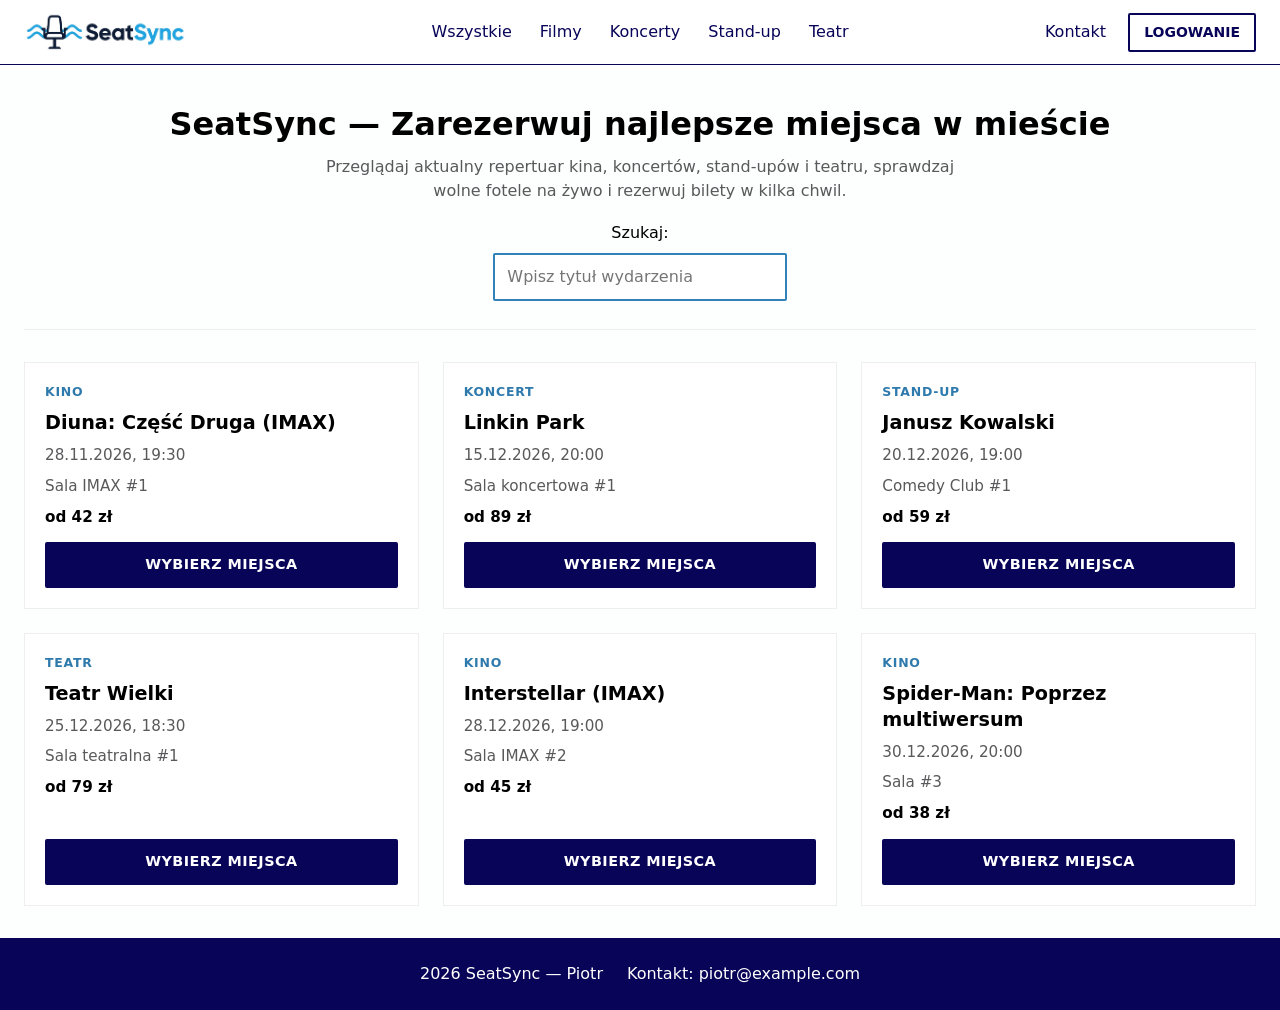
<file: static_site/index.html>
<!DOCTYPE html>
<html lang="pl">
<head>
    <meta charset="UTF-8">
    <meta name="viewport" content="width=device-width, initial-scale=1.0">
    <link rel="stylesheet" href="styles.css">
    <title>SeatSync — Repertuar</title>
</head>
<body>
<header class="header">
    <a class="logo" href="index.html"><img src="logo.jpg" alt="SeatSync" width="164" height="40"></a>
    <nav class="nav">
        <div class="filters">
            <button class="filter-button" type="button">Wszystkie</button>
            <button class="filter-button" type="button">Filmy</button>
            <button class="filter-button" type="button">Koncerty</button>
            <button class="filter-button" type="button">Stand-up</button>
            <button class="filter-button" type="button">Teatr</button>
        </div>
    </nav>
    <div class="actions">
        <a class="nav-link" href="#kontakt">Kontakt</a>
        <a class="nav-link" href="login.html">Logowanie</a>
    </div>
</header>
<main class="home">
    <section class="intro">
        <h1 class="title">SeatSync — Zarezerwuj najlepsze miejsca w mieście</h1>
        <p>Przeglądaj aktualny repertuar kina, koncertów, stand-upów i teatru, sprawdzaj wolne fotele na żywo i rezerwuj bilety w kilka chwil.</p>
        <div class="search">
            <label for="search">Szukaj:</label>
            <input class="input" type="search" id="search" name="search" placeholder="Wpisz tytuł wydarzenia">
        </div>
    </section>

    <section class="events">
        <div class="events-list" id="events-list">
            <article class="card active" id="filmy">
                <div class="card-top">
                    <span class="badge">Kino</span>
                </div>
                <h3>Diuna: Część Druga (IMAX)</h3>
                <p><time datetime="2026-11-28T19:30:00">28.11.2026, 19:30</time></p>
                <p>Sala IMAX #1</p>
                <p class="price">od 42 zł</p>
                <a class="card-link" href="booking.html">Wybierz miejsca</a>
            </article>

            <article class="card" id="koncerty">
                <div class="card-top">
                    <span class="badge">Koncert</span>
                </div>
                <h3>Linkin Park</h3>
                <p><time datetime="2026-12-15T20:00:00">15.12.2026, 20:00</time></p>
                <p>Sala koncertowa #1</p>
                <p class="price">od 89 zł</p>
                <a class="card-link" href="booking.html">Wybierz miejsca</a>
            </article>

            <article class="card" id="standupy">
                <div class="card-top">
                    <span class="badge">Stand-up</span>
                </div>
                <h3>Janusz Kowalski</h3>
                <p><time datetime="2026-12-20T19:00:00">20.12.2026, 19:00</time></p>
                <p>Comedy Club #1</p>
                <p class="price">od 59 zł</p>
                <a class="card-link" href="booking.html">Wybierz miejsca</a>
            </article>

            <article class="card" id="teatr">
                <div class="card-top">
                    <span class="badge">Teatr</span>
                </div>
                <h3>Teatr Wielki</h3>
                <p><time datetime="2026-12-25T18:30:00">25.12.2026, 18:30</time></p>
                <p>Sala teatralna #1</p>
                <p class="price">od 79 zł</p>
                <a class="card-link" href="booking.html">Wybierz miejsca</a>
            </article>

            <article class="card">
                <div class="card-top">
                    <span class="badge">Kino</span>
                </div>
                <h3>Interstellar (IMAX)</h3>
                <p><time datetime="2026-12-28T19:00:00">28.12.2026, 19:00</time></p>
                <p>Sala IMAX #2</p>
                <p class="price">od 45 zł</p>
                <a class="card-link" href="booking.html">Wybierz miejsca</a>
            </article>

            <article class="card">
                <div class="card-top">
                    <span class="badge">Kino</span>
                </div>
                <h3>Spider-Man: Poprzez multiwersum</h3>
                <p><time datetime="2026-12-30T20:00:00">30.12.2026, 20:00</time></p>
                <p>Sala #3</p>
                <p class="price">od 38 zł</p>
                <a class="card-link" href="booking.html">Wybierz miejsca</a>
            </article>
        </div>
    </section>
</main>
<footer class="footer" id="kontakt">
    <p>2026 SeatSync — Piotr</p>
    <p>Kontakt: piotr@example.com</p>
</footer>
</body>
</html>
</file>
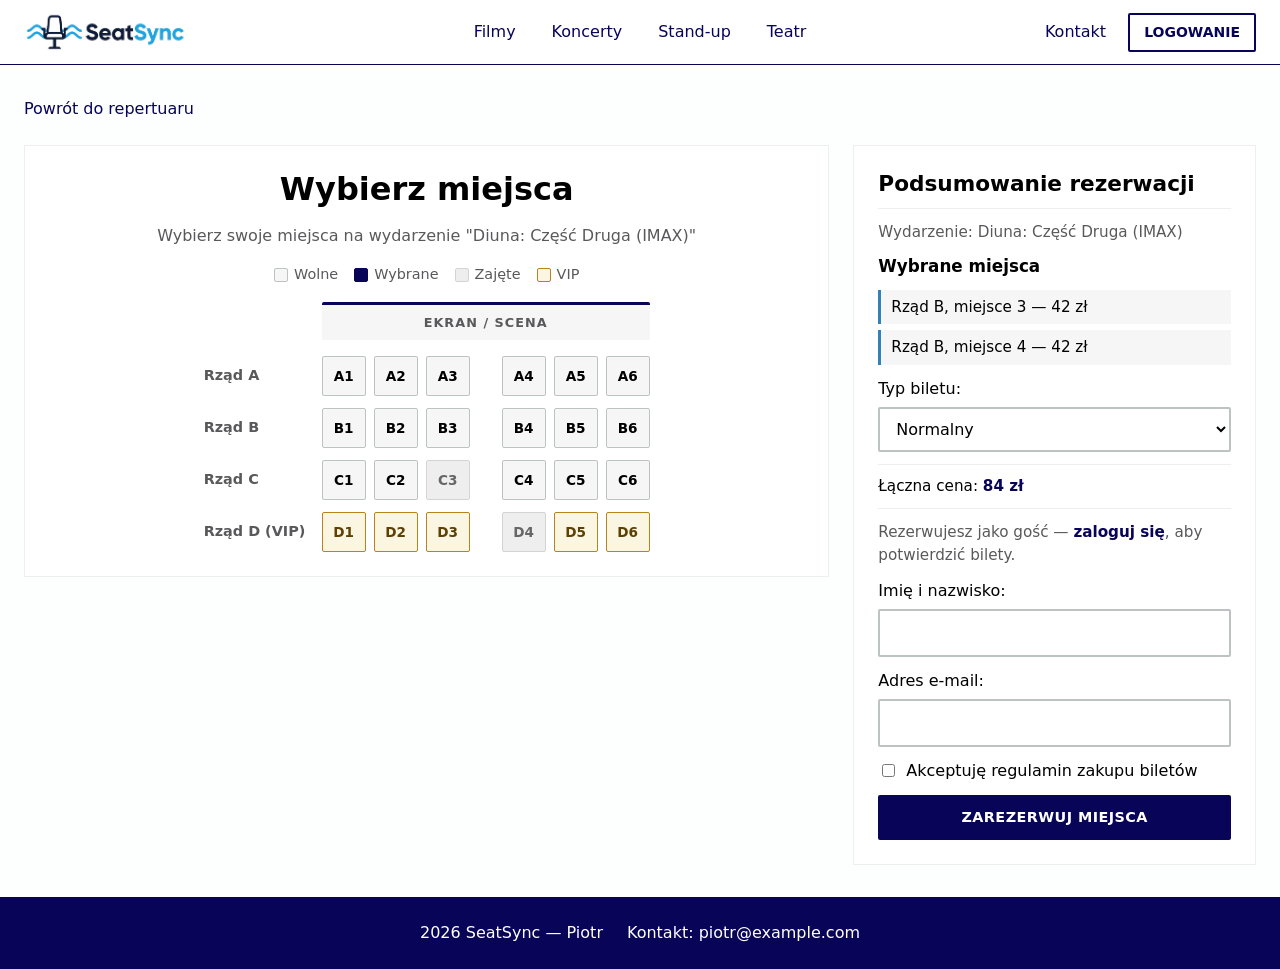
<file: static_site/booking.html>
<!DOCTYPE html>
<html lang="pl">
<head>
    <meta charset="UTF-8">
    <meta name="viewport" content="width=device-width, initial-scale=1.0">
    <link rel="stylesheet" href="styles.css">
    <title>SeatSync — Wybór miejsc</title>
</head>
<body>
<header class="header">
    <a class="logo" href="index.html"><img src="logo.jpg" alt="SeatSync" width="164" height="40"></a>
    <nav class="nav">
        <ul class="nav-list">
            <li><a class="nav-link" href="index.html#filmy">Filmy</a></li>
            <li><a class="nav-link" href="index.html#koncerty">Koncerty</a></li>
            <li><a class="nav-link" href="index.html#standupy">Stand-up</a></li>
            <li><a class="nav-link" href="index.html#teatr">Teatr</a></li>
        </ul>
    </nav>
    <div class="actions">
        <a class="nav-link" href="#kontakt">Kontakt</a>
        <a class="nav-link" href="login.html">Logowanie</a>
    </div>
</header>
<main class="booking">
    <a class="back-link" href="index.html">Powrót do repertuaru</a>
    <section class="hall">
        <h1 class="title">Wybierz miejsca</h1>
        <p class="subtitle">Wybierz swoje miejsca na wydarzenie "Diuna: Część Druga (IMAX)"</p>
        <ul class="legend">
            <li class="free">Wolne</li>
            <li class="selected">Wybrane</li>
            <li class="occupied">Zajęte</li>
            <li class="vip">VIP</li>
        </ul>
        <div class="screen">Ekran / Scena</div>
        <div class="seats">
            <div class="row">
                <span class="row-label">Rząd A</span>
                <button class="seat available" type="button">A1</button>
                <button class="seat available" type="button">A2</button>
                <button class="seat available" type="button">A3</button>
                <button class="seat available" type="button">A4</button>
                <button class="seat available" type="button">A5</button>
                <button class="seat available" type="button">A6</button>
            </div>
            <div class="row">
                <span class="row-label">Rząd B</span>
                <button class="seat available" type="button">B1</button>
                <button class="seat available" type="button">B2</button>
                <button class="seat available" type="button">B3</button>
                <button class="seat available" type="button">B4</button>
                <button class="seat available" type="button">B5</button>
                <button class="seat available" type="button">B6</button>
            </div>
            <div class="row">
                <span class="row-label">Rząd C</span>
                <button class="seat available" type="button">C1</button>
                <button class="seat available" type="button">C2</button>
                <button class="seat occupied" type="button" disabled>C3</button>
                <button class="seat available" type="button">C4</button>
                <button class="seat available" type="button">C5</button>
                <button class="seat available" type="button">C6</button>
            </div>
            <div class="row">
                <span class="row-label">Rząd D (VIP)</span>
                <button class="seat vip available" type="button">D1</button>
                <button class="seat vip available" type="button">D2</button>
                <button class="seat vip available" type="button">D3</button>
                <button class="seat vip occupied" type="button" disabled>D4</button>
                <button class="seat vip available" type="button">D5</button>
                <button class="seat vip available" type="button">D6</button>
            </div>
        </div>
    </section>

    <aside class="summary">
        <h2>Podsumowanie rezerwacji</h2>
        <p>Wydarzenie: Diuna: Część Druga (IMAX)</p>
        <h3>Wybrane miejsca</h3>
        <ul class="seat-list">
            <li>Rząd B, miejsce 3 — 42 zł</li>
            <li>Rząd B, miejsce 4 — 42 zł</li>
        </ul>
        <div class="field">
            <label for="ticket-type">Typ biletu:</label>
            <select class="input" id="ticket-type" name="ticketType">
                <option value="normal">Normalny</option>
                <option value="student">Ulgowy (-30%)</option>
            </select>
        </div>
        <p class="total">Łączna cena: <strong>84 zł</strong></p>
        <p>Rezerwujesz jako gość — <a class="link" href="login.html">zaloguj się</a>, aby potwierdzić bilety.</p>
        <form class="form">
            <div class="field">
                <label for="name">Imię i nazwisko:</label>
                <input class="input" type="text" id="name" name="name" required>
            </div>
            <div class="field">
                <label for="email">Adres e-mail:</label>
                <input class="input" type="email" id="email" name="email" required>
            </div>
            <div class="check">
                <input type="checkbox" id="terms" name="terms" required>
                <label for="terms">Akceptuję regulamin zakupu biletów</label>
            </div>
            <button class="button" type="submit">Zarezerwuj miejsca</button>
        </form>
    </aside>
</main>
<footer class="footer" id="kontakt">
    <p>2026 SeatSync — Piotr</p>
    <p>Kontakt: piotr@example.com</p>
</footer>
</body>
</html>
</file>
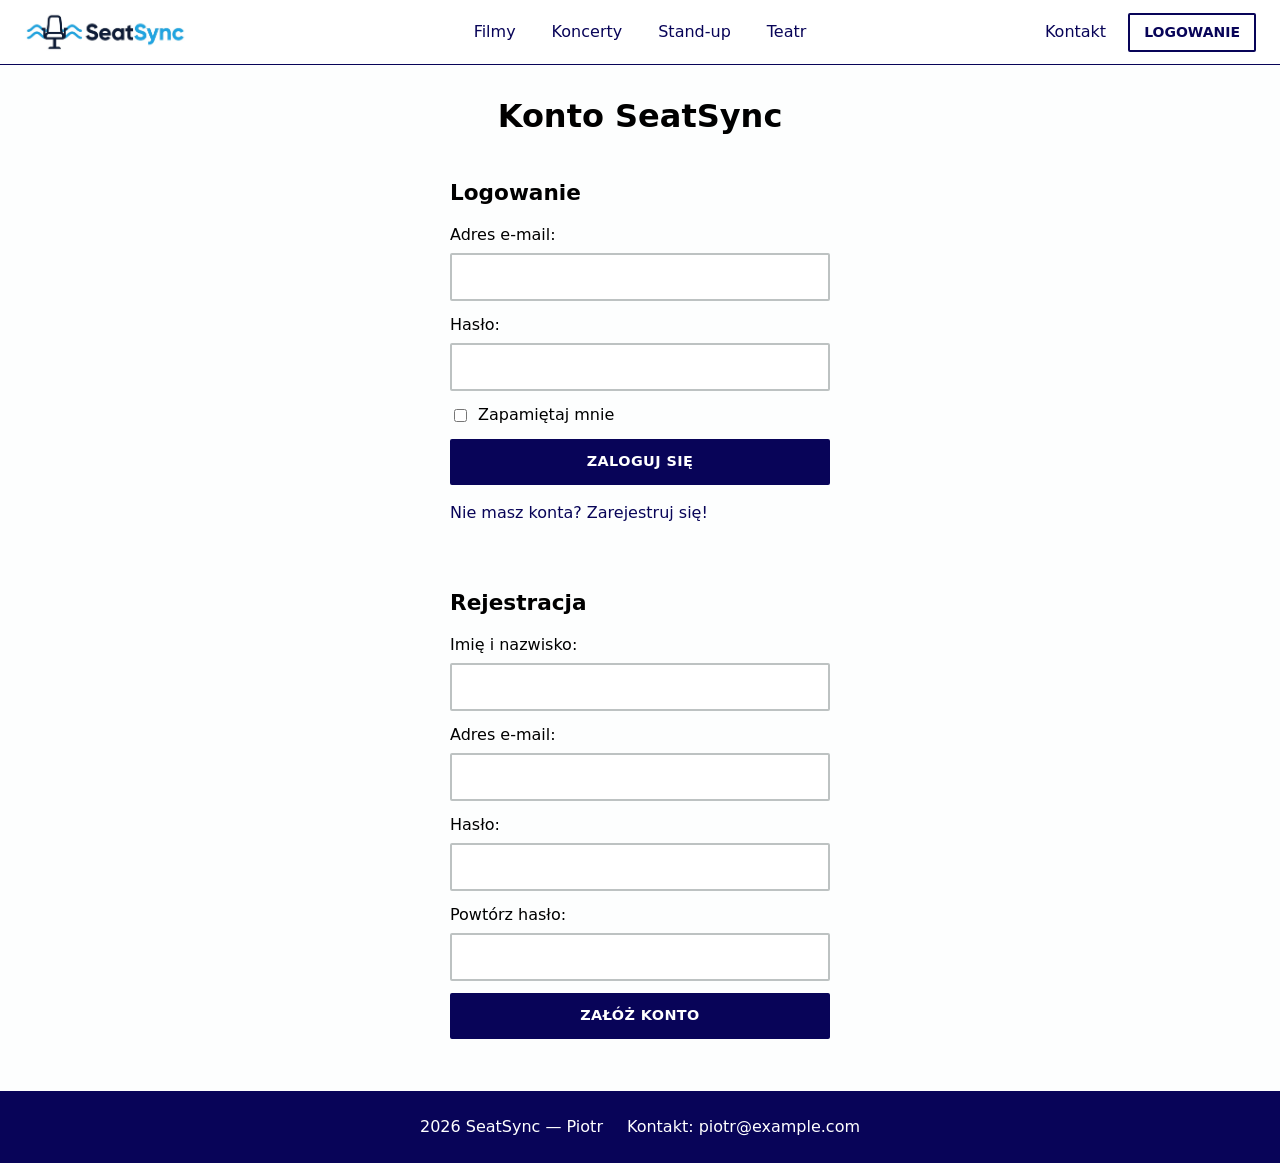
<file: static_site/login.html>
<!DOCTYPE html>
<html lang="pl">
<head>
    <meta charset="UTF-8">
    <meta name="viewport" content="width=device-width, initial-scale=1.0">
    <link rel="stylesheet" href="styles.css">
    <title>SeatSync — Logowanie</title>
</head>
<body>
<header class="header">
    <a class="logo" href="index.html"><img src="logo.jpg" alt="SeatSync" width="164" height="40"></a>
    <nav class="nav">
        <ul class="nav-list">
            <li><a class="nav-link" href="index.html#filmy">Filmy</a></li>
            <li><a class="nav-link" href="index.html#koncerty">Koncerty</a></li>
            <li><a class="nav-link" href="index.html#standupy">Stand-up</a></li>
            <li><a class="nav-link" href="index.html#teatr">Teatr</a></li>
        </ul>
    </nav>
    <div class="actions">
        <a class="nav-link" href="#kontakt">Kontakt</a>
        <a class="nav-link" href="login.html">Logowanie</a>
    </div>
</header>

<main class="account">
    <h1 class="title">Konto SeatSync</h1>
    <section class="panel">
        <h2>Logowanie</h2>
        <form class="form">
            <div class="field">
                <label for="email">Adres e-mail:</label>
                <input class="input" type="email" id="email" name="email" required>
            </div>
            <div class="field">
                <label for="password">Hasło:</label>
                <input class="input" type="password" id="password" name="password" required>
            </div>
            <div class="check">
                <input type="checkbox" id="remember" name="remember">
                <label for="remember">Zapamiętaj mnie</label>
            </div>
            <button class="button" type="submit">Zaloguj się</button>
        </form>
        <p><a class="link" href="#register">Nie masz konta? Zarejestruj się!</a></p>
    </section>

    <section class="panel" id="register">
        <h2>Rejestracja</h2>
        <form class="form">
            <div class="field">
                <label for="signup-name">Imię i nazwisko:</label>
                <input class="input" type="text" id="signup-name" name="name" required>
            </div>
            <div class="field">
                <label for="signup-email">Adres e-mail:</label>
                <input class="input" type="email" id="signup-email" name="email" required>
            </div>
            <div class="field">
                <label for="new-password">Hasło:</label>
                <input class="input" type="password" id="new-password" name="password" required>
            </div>
            <div class="field">
                <label for="confirm">Powtórz hasło:</label>
                <input class="input" type="password" id="confirm" name="confirm" required>
            </div>
            <button class="button" type="submit">Załóż konto</button>
        </form>
    </section>
</main>

<footer class="footer" id="kontakt">
    <p>2026 SeatSync — Piotr</p>
    <p>Kontakt: piotr@example.com</p>
</footer>
</body>
</html>
</file>
<file: static_site/styles.css>
:root{
    --bg-color: #fdfefe;
    --surface-color: #ffffff;
    --border-color: #eeeeee;
    --text-color: #000000;
    --muted-color: #59595b;
    --brand-color: #080458;
    --brand-hover: #17118d;
    --accent-color: #2f7aac;
    --accent-border: #3282b8;
    --seat-free: #f6f6f6;
    --seat-selected: #080458;
    --seat-occupied: #eeeeee;
    --seat-vip: #fbf6e2;
    --vip-border: #b5851a;
    --vip-text: #5c4004;
}

*, *::before, *::after{
    box-sizing: border-box;
}

html{
    scroll-behavior: smooth;
}

body{
    margin: 0;
    padding: 0;
    min-height: 100vh;
    background-color: var(--bg-color);
    color: var(--text-color);
    font-family: system-ui, "Segoe UI", sans-serif;
    font-size: 16px;
    line-height: 1.5;
    display: flex;
    flex-direction: column;
    gap: 32px;
}

h1, h2, h3, p{
    margin: 0;
}

main{
    flex: 1;
    width: 100%;
    max-width: 1280px;
    margin: 0 auto;
    padding: 0 24px;
    align-content: start;
}

.header{
    display: grid;
    grid-template-columns: 1fr 2fr 1fr;
    align-items: center;
    gap: 16px;
    padding: 12px 24px;
    background-color: var(--surface-color);
    border-bottom: 1px solid var(--brand-color);
}

.logo{
    display: flex;
    justify-content: flex-start;
    align-items: center;
}

.logo img{
    display: block;
}

.nav{
    display: flex;
    justify-content: center;
    align-items: center;
}

.nav-list{
    display: flex;
    flex-wrap: wrap;
    justify-content: center;
    align-items: center;
    gap: 16px;
    list-style: none;
    margin: 0;
    padding: 0;
}

.nav-link{
    display: flex;
    align-items: center;
    padding: 6px 10px;
    color: var(--brand-color);
    text-decoration: none;
    font-weight: 500;
    transition: color 200ms ease;
}

.nav-link:hover{
    color: var(--accent-color);
}

.actions{
    display: flex;
    flex-wrap: wrap;
    justify-content: flex-end;
    align-items: center;
    gap: 12px;
}

.actions .nav-link:last-child{
    padding: 7px 14px;
    border: 2px solid var(--brand-color);
    border-radius: 2px;
    color: var(--brand-color);
    font-size: 0.875rem;
    font-weight: 700;
    text-transform: uppercase;
    transition: background-color 200ms ease;
}

.actions .nav-link:last-child:hover{
    background-color: #f1f1f1;
    color: var(--brand-color);
}


.footer{
    display: flex;
    justify-content: center;
    align-items: center;
    flex-wrap: wrap;
    gap: 24px;
    padding: 24px;
    background-color: var(--brand-color);
    color: var(--surface-color);
}

.footer:target{
    border-top: 3px solid var(--accent-border);
}


.title{
    font-size: 2rem;
    line-height: 1.2;
    text-align: center;
}

.form{
    display: flex;
    flex-direction: column;
    gap: 12px;
}

.field{
    display: flex;
    flex-direction: column;
    gap: 6px;
}

.input{
    width: 100%;
    padding: 10px 12px;
    font: inherit;
    color: var(--text-color);
    background-color: var(--surface-color);
    border: 2px solid #bdc2c2;
    border-radius: 2px;
    transition: border-color 150ms ease;
}

.input:focus, .input:focus-visible{
    outline: none;
    border-color: var(--brand-color);
}

.check{
    display: flex;
    align-items: center;
    gap: 8px;
}

.check input,
.check label{
    cursor: pointer;
}

.check input{
    accent-color: var(--brand-color);
}

.button{
    width: 100%;
    padding: 10px 16px;
    background-color: var(--brand-color);
    border: 2px solid var(--brand-color);
    border-radius: 2px;
    color: var(--surface-color);
    font: inherit;
    font-size: 0.9rem;
    font-weight: 700;
    text-transform: uppercase;
    letter-spacing: 0.03em;
    cursor: pointer;
    transition: background-color 250ms ease, border-color 250ms ease;
}

.button:hover{
    background-color: var(--brand-hover);
    border-color: var(--brand-hover);
}

.button:focus-visible{
    outline: 2px solid var(--accent-border);
    outline-offset: 2px;
}

.link{
    color: var(--brand-color);
    text-decoration: none;
    font-weight: 500;
    transition: color 200ms ease;
}

.link:hover{
    color: var(--accent-color);
}


.home{
    display: flex;
    flex-direction: column;
    gap: 32px;
}

.intro{
    display: flex;
    flex-direction: column;
    align-items: center;
    gap: 12px;
    padding: 8px 0 28px;
    border-bottom: 1px solid var(--border-color);
}

.intro p{
    max-width: 65ch;
    text-align: center;
    color: var(--muted-color);
}

.filters{
    display: flex;
    flex-wrap: wrap;
    justify-content: center;
    align-items: center;
    gap: 8px;
}

.filter-button{
    padding: 6px 10px;
    font: inherit;
    font-weight: 500;
    color: var(--brand-color);
    background-color: transparent;
    border: none;
    cursor: pointer;
    transition: color 200ms ease;
}

.filter-button:hover{
    color: var(--accent-color);
}

.filter-button:focus-visible{
    outline: 2px solid var(--accent-border);
    outline-offset: 2px;
}

.search{
    display: flex;
    flex-wrap: wrap;
    justify-content: center;
    align-items: center;
    gap: 8px;
    margin-top: 6px;
}

.search label{
    font-weight: 500;
    color: var(--text-color);
}

.search .input{
    width: min(320px, 100%);
    border: 2px solid var(--accent-border);
    border-radius: 2px;
}


.events{
    display: flex;
    flex-direction: column;
    gap: 16px;
}

.events-list{
    display: grid;
    grid-template-columns: repeat(3, 1fr);
    gap: 24px;
}

.card{
    display: flex;
    flex-direction: column;
    align-items: flex-start;
    gap: 8px;
    padding: 20px;
    background-color: var(--surface-color);
    border: 1px solid var(--border-color);
}

.card:hover{

}

.card.active{

}

.card-top{
    display: flex;
    justify-content: flex-start;
    align-items: center;
    gap: 8px;
}

.badge{
    color: var(--accent-color);
    font-size: 0.78rem;
    font-weight: 700;
    text-transform: uppercase;
    letter-spacing: 0.06em;
}

.card h3{
    font-size: 1.2rem;
    line-height: 1.35;
    text-align: left;
    color: var(--text-color);
}

.card p{
    color: var(--muted-color);
    font-size: 0.95rem;
}

.card .price{
    margin-bottom: 6px;
    font-weight: 700;
    color: var(--text-color);
}

.card-link{
    align-self: stretch;
    margin-top: auto;
    padding: 10px 14px;
    background-color: var(--brand-color);
    border: 2px solid var(--brand-color);
    border-radius: 2px;
    color: var(--surface-color);
    text-align: center;
    text-decoration: none;
    font-size: 0.9rem;
    font-weight: 700;
    text-transform: uppercase;
    letter-spacing: 0.03em;
    transition: background-color 250ms ease, border-color 250ms ease;
}

.card-link:hover{
    background-color: var(--brand-hover);
    border-color: var(--brand-hover);
    text-decoration: none;
}

.card-link:focus-visible{
    outline: 2px solid var(--accent-border);
    outline-offset: 2px;
}

.booking{
    display: grid;
    grid-template-columns: 2fr 1fr;
    align-items: flex-start;
    gap: 24px;
}

.back-link{
    grid-column: 1 / 3;
    justify-self: start;
    color: var(--brand-color);
    text-decoration: none;
    font-weight: 500;
    transition: color 200ms ease;
}

.back-link:hover{
    color: var(--accent-color);
}

.hall{
    display: flex;
    flex-direction: column;
    align-items: center;
    gap: 16px;
    padding: 24px;
    background-color: var(--surface-color);
    border: 1px solid var(--border-color);
}

.subtitle{
    text-align: center;
    color: var(--muted-color);
}

.legend{
    display: flex;
    flex-wrap: wrap;
    justify-content: center;
    align-items: center;
    gap: 16px;
    list-style: none;
    margin: 0;
    padding: 0;
}

.legend li{
    display: flex;
    align-items: center;
    gap: 6px;
    color: var(--muted-color);
    font-size: 0.9rem;
}

.legend li::before{
    content: "";
    display: inline-block;
    width: 14px;
    height: 14px;
    border-radius: 2px;
    border: 1px solid transparent;
}

.legend .free::before{
    background-color: var(--seat-free);
    border-color: #bdc2c2;
}

.legend .selected::before{
    background-color: var(--seat-selected);
    border-color: var(--seat-selected);
}

.legend .occupied::before{
    background-color: var(--seat-occupied);
    border-color: #d4d4d4;
}

.legend .vip::before{
    background-color: var(--seat-vip);
    border-color: var(--vip-border);
}


.screen{
    display: flex;
    justify-content: center;
    align-items: center;
    width: 328px;
    margin-left: 118px;
    padding: 8px 16px;
    background-color: #f6f6f6;
    border-top: 3px solid var(--brand-color);
    border-radius: 2px;
    color: var(--muted-color);
    font-size: 0.8rem;
    font-weight: 700;
    text-transform: uppercase;
    letter-spacing: 0.08em;
}

.seats{
    display: flex;
    flex-direction: column;
    align-items: center;
    gap: 12px;
}

.row{
    display: grid;
    grid-template-columns: 110px repeat(6, auto);
    align-items: center;
    gap: 8px;
}

.row .seat:nth-of-type(3){
    margin-right: 24px;
}

.row-label{
    color: var(--muted-color);
    font-size: 0.9rem;
    font-weight: 600;
}

.seat{
    display: flex;
    justify-content: center;
    align-items: center;
    width: 44px;
    height: 40px;
    background-color: var(--seat-free);
    border: 1px solid #bdc2c2;
    border-radius: 2px;
    color: var(--text-color);
    font: inherit;
    font-size: 0.85rem;
    font-weight: 600;
    transition: transform 150ms ease, background-color 150ms ease, border-color 150ms ease;
}

.seat:focus-visible{
    outline: 2px solid var(--accent-border);
    outline-offset: 2px;
}

.seat.available{
    cursor: pointer;
}

.seat.available:hover{
    background-color: #e8f1f8;
    border-color: var(--accent-border);
}

.seat:not(:disabled):hover{
    transform: scale(1.06);
}

.seat.vip{
    background-color: var(--seat-vip);
    border-color: var(--vip-border);
    color: var(--vip-text);
}

.seat.vip:not(:disabled):hover{
    background-color: #f4ebc8;
    border-color: var(--brand-color);
}

.seat.selected{
    background-color: var(--seat-selected);
    border-color: var(--seat-selected);
    color: var(--surface-color);
}

.seat.occupied, .seat:disabled{
    background-color: var(--seat-occupied);
    border-color: #d4d4d4;
    color: #666666;
    cursor: not-allowed;
}

.summary{
    display: flex;
    flex-direction: column;
    gap: 12px;
    padding: 24px;
    background-color: var(--surface-color);
    border: 1px solid var(--border-color);
}

.summary h2{
    padding-bottom: 10px;
    border-bottom: 1px solid var(--border-color);
    font-size: 1.35rem;
    line-height: 1.3;
    color: var(--text-color);
}

.summary h3{
    font-size: 1.05rem;
    line-height: 1.3;
    color: var(--text-color);
}

.summary p{
    color: var(--muted-color);
    font-size: 0.95rem;
}

.seat-list{
    display: flex;
    flex-direction: column;
    gap: 6px;
    list-style: none;
    margin: 0;
    padding: 0;
}

.seat-list li{
    padding: 6px 10px;
    background-color: #f6f6f6;
    border-left: 3px solid var(--accent-border);
    color: var(--text-color);
    font-size: 0.95rem;
}

.summary .total{
    padding: 10px 0;
    border-top: 1px solid var(--border-color);
    border-bottom: 1px solid var(--border-color);
    color: var(--text-color);
}

.total strong{
    color: var(--brand-color);
}

.summary .link{
    font-weight: 600;
}

.account{
    display: grid;
    grid-template-columns: 1fr minmax(280px, 420px) 1fr;
    gap: 24px;
}

.account .title{
    grid-column: 2 / 3;
}

.panel{
    grid-column: 2 / 3;
    display: flex;
    flex-direction: column;
    gap: 16px;
    padding: 20px;
}

.panel h2{
    font-size: 1.35rem;
    line-height: 1.3;
}


@media (max-width: 900px){
    main{
        padding: 0 16px;
    }

    .header{
        grid-template-columns: 1fr;
        padding: 12px 16px;
    }

    .logo{
        justify-content: center;
    }

    .actions{
        justify-content: center;
    }

    .nav-list{
        justify-content: center;
    }

    .events-list{
        grid-template-columns: 1fr;
    }

    .booking{
        grid-template-columns: 1fr;
    }

    .hall{
        padding: 16px 12px;
    }

    .summary{
        padding: 16px;
    }

    .back-link{
        grid-column: 1 / 2;
    }

    .screen{
        width: 100%;
        margin-left: 0;
    }

    .row{
        grid-template-columns: 72px repeat(6, auto);
        gap: 4px;
    }

    .seat{
        width: 34px;
        height: 34px;
        font-size: 0.75rem;
    }

    .row .seat:nth-of-type(3){
        margin-right: 10px;
    }

    .account{
        grid-template-columns: 1fr;
    }

    .account .title, .panel{
        grid-column: 1 / 2;
    }
}
</file>
